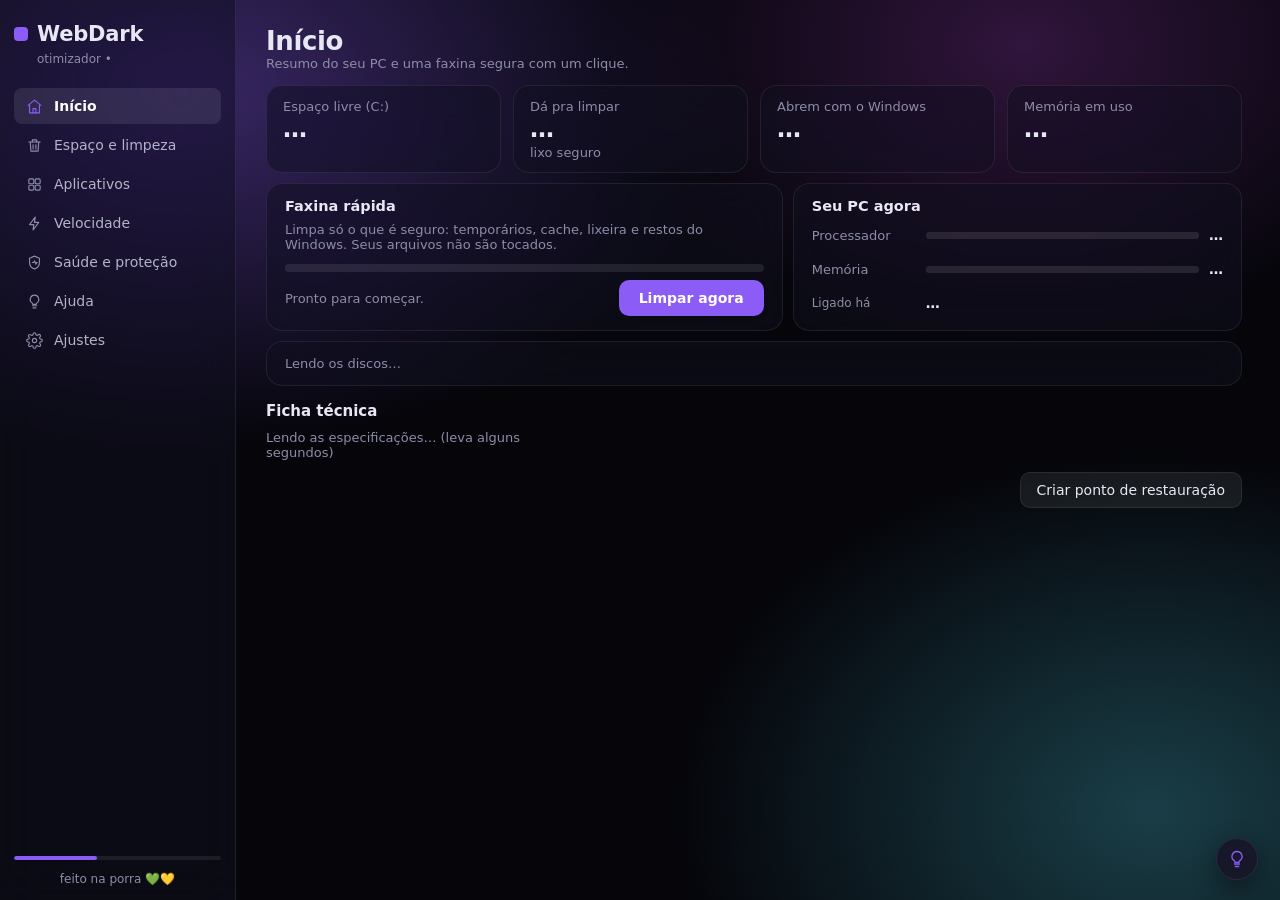
<file: web/index.html>
<!doctype html>
<html lang="pt-BR">
<head>
<meta charset="utf-8">
<meta name="viewport" content="width=device-width, initial-scale=1">
<title>WebDark Otimizador</title>
<link rel="stylesheet" href="theme.css">
<link rel="stylesheet" href="components.css">
</head>
<body>
<div class="app">
  <aside>
    <div class="logo">WebDark</div>
    <div class="sub">otimizador • <span id="ver"></span></div>
    <nav id="nav"></nav>
    <div class="spacer"></div>
    <button class="updside" id="updside" hidden><span></span></button>
    <button class="admincta" id="adminBtn" hidden><b>Reabrir como administrador</b><small>Libera a limpeza completa, os reparos e os ajustes do sistema</small></button>
    <div class="busy" id="busy"><i></i></div>
    <div class="foot">feito na porra 💚💛</div>
  </aside>
  <div class="stage">
    <div class="updbar" id="updbar" hidden></div>
    <main id="main"></main>
  </div>
</div>
<div id="toast"></div>
<div id="modal" class="modal" hidden></div>
<script src="core.js"></script>
<script src="pages.js"></script>
<script src="pages2.js"></script>
<script src="pages3.js"></script>
<script src="pages4.js"></script>
<script src="pages5.js"></script>
<script src="pagesnet.js"></script>
<script src="pagesmem.js"></script>
<script src="pagesgame.js"></script>
<script src="pages6.js"></script>
<script src="pageshelp.js"></script>
<script>boot();</script>
</body>
</html>
</file>
<file: web/theme.css>
/* Variáveis do tema. Tudo que o usuário pode personalizar mora aqui (e na tela Ajustes). */
:root {
  --accent: #8b5cf6; --cyan: #4fd1e6; --blue: #5aa3e0; --violet: #8f71d0; --magenta: #b043d1;
  --ok: #16a34a; --care: #ca8a04; --danger: #dc2626;
  --text: #e8e8f4; --muted: #8d8da8; --line: rgba(255,255,255,.08);
  --glass: rgba(18,18,30,.55); --blurpx: 22px; --glow: 1; --font: 'Segoe UI', system-ui, sans-serif;
  --radius: 16px;
}
* { box-sizing: border-box; }
[hidden] { display: none !important; }       /* sem isto, um botão com display:flex ignora o atributo hidden */
html, body { height: 100%; margin: 0; }
body {
  font-family: var(--font); color: var(--text); overflow: hidden; user-select: none; font-size: 14px;
  background:
    radial-gradient(900px 600px at 15% 10%, color-mix(in srgb, var(--accent) calc(38% * var(--glow)), transparent), transparent 60%),
    radial-gradient(800px 600px at 90% 90%, rgba(79,209,230,calc(.28 * var(--glow))), transparent 60%),
    radial-gradient(700px 500px at 80% 5%, rgba(176,67,209,calc(.25 * var(--glow))), transparent 60%),
    #05050a;
}
.app { display: grid; grid-template-columns: 236px 1fr; height: 100vh; }
aside {
  background: var(--glass); backdrop-filter: blur(var(--blurpx)) saturate(140%);
  border-right: 1px solid var(--line); padding: 22px 14px 14px; display: flex; flex-direction: column; gap: 4px; min-height: 0;
}
.logo {
  font-size: 21px; font-weight: 700; letter-spacing: -.01em; color: var(--text); display: flex; align-items: center; gap: 9px;
}
.logo::before { content: ""; width: 14px; height: 14px; border-radius: 4px; background: var(--accent); flex: none; }
.sub { color: var(--muted); font-size: 12px; margin: 2px 0 18px 23px; }
nav { display: flex; flex-direction: column; gap: 3px; }                 /* sem overflow: o brilho do botão ativo não é cortado em retângulo */
nav button {
  width: 100%; text-align: left; border: 0; background: transparent; color: #b4b4c8; font: inherit; font-size: 14px;
  height: 36px; padding: 0 12px; border-radius: 8px; cursor: pointer; display: flex; gap: 11px; align-items: center;
  transition: background .15s, color .15s;
}
nav button .ico { width: 17px; height: 17px; flex: none; color: #8d8da8; transition: color .15s; }
nav button:hover { background: rgba(255,255,255,.05); color: var(--text); }
nav button.on { background: rgba(255,255,255,.09); color: #fff; font-weight: 600; }
nav button.on .ico { color: var(--accent); }
nav button:focus-visible, .btn:focus-visible, .ghost:focus-visible, .mini:focus-visible, .chip:focus-visible { outline: 2px solid var(--accent); outline-offset: 2px; }
.ico.big { width: 40px; height: 40px; color: var(--accent); }
nav button .soon { margin-left: auto; font-size: 10px; opacity: .55; }
.spacer { flex: 1; }
.foot { color: var(--muted); font-size: 12px; text-align: center; padding-top: 8px; }
.busy { height: 4px; border-radius: 2px; overflow: hidden; background: rgba(255,255,255,.08); opacity: 0; transition: opacity .2s; margin-top: 8px; }
.busy.on { opacity: 1; }
.busy i { display: block; height: 100%; width: 40%; border-radius: 2px; background: var(--accent); animation: slide 1.1s ease-in-out infinite; }
@keyframes slide { 0% { transform: translateX(-100%); } 100% { transform: translateX(260%); } }

.stage { position: relative; display: flex; flex-direction: column; min-width: 0; min-height: 0; height: 100vh; overflow: hidden; }
main { overflow: hidden; display: flex; flex-direction: column; min-width: 0; flex: 1; min-height: 0; }
.page { display: flex; flex-direction: column; padding: 26px 30px 18px; height: 100%; min-height: 0; gap: 14px; animation: in .22s ease; }
@keyframes in { from { opacity: 0; transform: translateY(6px); } to { opacity: 1; transform: none; } }
h1 { margin: 0; font-size: 26px; font-weight: 700; letter-spacing: -.015em; }
h2 { font-size: 15px; font-weight: 600; margin: 8px 0 0; }
::selection { background: color-mix(in srgb, var(--accent) 45%, transparent); color: #fff; }
.muted { color: var(--muted); font-size: 13px; }
::-webkit-scrollbar { width: 12px; }
::-webkit-scrollbar-thumb { background: rgba(255,255,255,.2); border-radius: 8px; border: 3px solid transparent; background-clip: content-box; }
::-webkit-scrollbar-thumb:hover { background: rgba(255,255,255,.4); background-clip: content-box; border: 3px solid transparent; }
</file>
<file: web/components.css>
/* Peças reutilizáveis: cartões, botões, interruptores, selos, lista, janela de confirmação. */
.card { background: var(--glass); backdrop-filter: blur(var(--blurpx)) saturate(140%); border: 1px solid var(--line); border-radius: var(--radius); }
.tiles { display: grid; grid-template-columns: repeat(4, 1fr); gap: 12px; }
.tile { padding: 12px 16px; transition: transform .15s, border-color .15s; }
.tile:hover { transform: translateY(-2px); border-color: color-mix(in srgb, var(--accent) 60%, transparent); }
.tile b { display: block; font-size: clamp(19px, 2.1vw, 24px); margin: 1px 0; white-space: nowrap; }
.tile.warn b { color: #f87171; }
.btn { border: 0; cursor: pointer; font: inherit; font-weight: 600; color: #fff; padding: 10px 20px; border-radius: 10px;
  background: var(--accent); transition: filter .15s, transform .08s; }
.btn:hover { filter: brightness(1.12); }
.btn:active { transform: scale(.98); }
.btn:disabled { opacity: .45; cursor: default; filter: none; transform: none; }
.btn.red { background: #dc2626; }
.ghost { background: rgba(255,255,255,.07); border: 1px solid var(--line); color: var(--text); font: inherit; border-radius: 10px; padding: 9px 16px; cursor: pointer; transition: background .15s; display: inline-flex; align-items: center; gap: 8px; }
.ghost:hover { background: rgba(255,255,255,.13); }
.ghost .ico { width: 15px; height: 15px; }
.ghost.admin { font-size: 12px; margin-bottom: 4px; }
.bar { height: 8px; border-radius: 4px; background: rgba(255,255,255,.09); overflow: hidden; margin: 12px 0 8px; }
.bar i { display: block; height: 100%; width: 0; border-radius: 4px; background: var(--accent); transition: width .12s linear; }

.tools { display: flex; gap: 10px; align-items: center; flex-wrap: wrap; }
.search, select, input[type=text] { background: rgba(255,255,255,.07); border: 1px solid var(--line); border-radius: 12px; padding: 10px 14px;
  color: var(--text); font: inherit; outline: none; user-select: text; }
.search { flex: 1; min-width: 200px; }
.search:focus, select:focus { border-color: var(--accent); box-shadow: 0 0 0 3px color-mix(in srgb, var(--accent) 25%, transparent); }
select option { background: #14141f; color: var(--text); }
.chip { border: 1px solid var(--line); background: rgba(255,255,255,.06); color: #b9b9d0; border-radius: 999px; padding: 7px 15px; cursor: pointer; font: inherit; transition: .15s; }
.chip:hover { background: rgba(255,255,255,.13); color: #fff; }
.chip.on { background: var(--accent); border-color: var(--accent); color: #fff; }
.tabs { display: flex; gap: 22px; border-bottom: 1px solid var(--line); }
.tabs .chip { border: 0; border-radius: 0; background: none; padding: 9px 0 11px; margin-bottom: -1px; color: var(--muted); font-weight: 500;
  border-bottom: 2px solid transparent; transition: color .15s, border-color .15s; }
.tabs .chip:hover { background: none; color: var(--text); }
.tabs .chip.on { background: none; color: var(--text); font-weight: 600; border-bottom-color: var(--accent); }

.list { flex: 1; min-height: 0; overflow-y: auto; padding: 6px; }
.head, .row { display: grid; grid-template-columns: var(--cols, 44px 118px 1fr 100px 170px); align-items: center; gap: 8px; padding: 0 12px; }
.grp { display: flex; align-items: center; gap: 10px; padding: 14px 14px 6px; font-weight: 700; font-size: 14px; }
.grp .cb { flex: none; }
.row.slim { height: 54px; }
.logbox { background: rgba(0,0,0,.35); border: 1px solid var(--line); border-radius: 12px; padding: 10px 14px; font: 12px Consolas, monospace; max-height: 130px; overflow: auto; white-space: pre-wrap; user-select: text; min-height: 38px; color: #c8c8dc; }
.dot { display: inline-block; width: 8px; height: 8px; border-radius: 50%; margin-right: 6px; }
.tag { font-size: 11px; font-weight: 600; padding: 3px 9px; border-radius: 999px; width: max-content; white-space: nowrap; flex: none; }
.tag.off { color: #4ade80; background: rgba(22,163,74,.16); } .tag.keep { color: #93c5fd; background: rgba(37,99,235,.2); } .tag.q { color: #fbbf24; background: rgba(202,138,4,.18); }
.sw.small { transform: scale(.85); transform-origin: left center; }
.meter { height: 6px; border-radius: 3px; background: rgba(255,255,255,.1); overflow: hidden; }
.meter i { display: block; height: 100%; background: var(--accent); transition: width .3s; }
.head { color: var(--muted); font-size: 12px; font-weight: 500; padding: 12px 18px 8px; border-bottom: 1px solid var(--line); }
.row { height: 62px; border-radius: 12px; transition: background .12s; margin: 2px 0; cursor: default; }
.row:hover { background: rgba(255,255,255,.05); }
.row.sel { background: color-mix(in srgb, var(--accent) 18%, transparent); }
.cb { width: 20px; height: 20px; border: 1.8px solid rgba(255,255,255,.35); border-radius: 6px; cursor: pointer; display: grid; place-items: center; transition: .12s; }
.cb:hover { border-color: var(--accent); }
.cb.on { background: var(--accent); border-color: var(--accent); }
.cb.on::after { content: "✓"; font-size: 13px; font-weight: 800; }
.pill { font-size: 11px; font-weight: 700; padding: 4px 11px; border-radius: 999px; width: max-content; border: 1px solid; }
.pill.ok { color: #4ade80; background: rgba(22,163,74,.18); border-color: rgba(22,163,74,.6); }
.pill.care { color: #fbbf24; background: rgba(202,138,4,.18); border-color: rgba(202,138,4,.6); }
.pill.danger { color: #f87171; background: rgba(220,38,38,.18); border-color: rgba(220,38,38,.6); }
.name { font-weight: 600; white-space: nowrap; overflow: hidden; text-overflow: ellipsis; }
.why { color: var(--muted); font-size: 12px; white-space: nowrap; overflow: hidden; text-overflow: ellipsis; }
.size { font-weight: 700; text-align: right; font-variant-numeric: tabular-nums; }
.acts { display: flex; gap: 8px; opacity: 0; transition: opacity .12s; justify-content: flex-end; }
.row:hover .acts, .row.sel .acts { opacity: 1; }
.mini { border: 0; font: inherit; font-size: 13px; color: #fff; cursor: pointer; border-radius: 9px; padding: 7px 13px; background: rgba(255,255,255,.12); transition: .12s; }
.mini:hover { background: rgba(255,255,255,.24); }
.mini.red { background: rgba(220,38,38,.55); }
.mini.red:hover { background: rgba(220,38,38,.9); }
.mini:disabled { opacity: .4; cursor: not-allowed; }
.empty { display: grid; place-items: center; height: 100%; color: var(--muted); text-align: center; padding: 30px; }
.foot-bar { display: flex; align-items: center; gap: 12px; }

.scroll { flex: 1; min-height: 0; overflow-y: auto; padding: 0 8px 72px 0; display: flex; flex-direction: column; gap: 10px; }
.scroll > * { flex: none; }                 /* os blocos não encolhem: a área rola em vez de espremer o conteúdo */
.set { display: flex; align-items: center; gap: 14px; padding: 14px 18px; }
.set .t { flex: 1; }
.set b { font-size: 14px; }
.set .muted { font-size: 12px; }
.sw { width: 46px; height: 26px; border-radius: 13px; background: rgba(255,255,255,.16); position: relative; cursor: pointer; transition: background .18s; flex: none; }
.sw::after { content: ""; position: absolute; top: 3px; left: 3px; width: 20px; height: 20px; border-radius: 50%; background: #fff; transition: transform .2s cubic-bezier(.22,1,.36,1); }
.sw.on { background: var(--accent); }
.sw.on::after { transform: translateX(20px); }
.swatches { display: flex; gap: 10px; align-items: center; }
.swatches i { width: 34px; height: 34px; border-radius: 50%; cursor: pointer; border: 2px solid rgba(255,255,255,.25); transition: transform .12s; }
.swatches i:hover { transform: scale(1.15); }
.swatches i.on { border-color: #fff; box-shadow: 0 0 0 3px rgba(255,255,255,.25); }
input[type=range] { accent-color: var(--accent); width: 220px; }
input[type=color] { width: 40px; height: 34px; border: 1px solid var(--line); border-radius: 10px; background: none; padding: 2px; cursor: pointer; }

#toast { position: fixed; left: 50%; bottom: 36px; transform: translate(-50%, 20px); opacity: 0; pointer-events: none; background: #1c1c2b;
  border: 1px solid var(--line); box-shadow: 0 12px 32px rgba(0,0,0,.45); padding: 11px 18px; border-radius: 10px; transition: .25s; max-width: 70vw; white-space: nowrap; overflow: hidden; text-overflow: ellipsis; z-index: 30; }
#toast.on { opacity: 1; transform: translate(-50%, 0); }
.modal { position: fixed; inset: 0; background: rgba(0,0,0,.55); backdrop-filter: blur(6px); display: grid; place-items: center; z-index: 40; animation: fade .15s; }
.modal[hidden] { display: none; }
@keyframes fade { from { opacity: 0; } to { opacity: 1; } }
.dialog { width: min(520px, 90vw); padding: 24px; background: #14141f; border: 1px solid var(--line); border-radius: 18px; box-shadow: 0 30px 80px rgba(0,0,0,.6); animation: in .18s ease; }
.dialog h3 { margin: 0 0 8px; font-size: 18px; }
.dialog .body { color: #c8c8dc; white-space: pre-line; user-select: text; max-height: 40vh; overflow: auto; }
.dialog .btns { display: flex; justify-content: flex-end; gap: 10px; margin-top: 20px; }
.tabbody { display: flex; flex-direction: column; gap: 14px; flex: 1; min-height: 0; }
.soon-card { padding: 28px; text-align: center; margin: auto; max-width: 520px; }

.cb.off{opacity:.25;pointer-events:none}

/* ---- aviso de atualização, botão de administrador e barras de ferramentas organizadas */
.updside { width: 100%; border: 0; border-radius: 12px; padding: 10px 12px; color: #fff; font: inherit; font-weight: 700; cursor: pointer; margin-bottom: 6px;
  background: var(--accent); }
.updside:hover { filter: brightness(1.12); }
@keyframes pulse { 0%, 100% { box-shadow: 0 0 0 0 color-mix(in srgb, var(--accent) 60%, transparent); } 50% { box-shadow: 0 0 0 7px transparent; } }
.admincta { width: 100%; text-align: left; font: inherit; color: #fff; cursor: pointer; display: flex; flex-direction: column; gap: 3px; padding: 10px 12px; margin-bottom: 4px;
  border-radius: 10px; border: 1px solid rgba(251,191,36,.3); background: rgba(251,191,36,.08); }
.admincta b { font-size: 13px; }
.admincta small { font-size: 11.5px; line-height: 1.35; color: #cfc6ad; }
.admincta:hover { background: rgba(251,191,36,.14); }
.admincta:disabled { opacity: .6; cursor: default; animation: none; }
@keyframes glowy { 0%, 100% { box-shadow: 0 0 0 0 rgba(251,191,36,.45); } 50% { box-shadow: 0 0 14px 1px rgba(251,191,36,.25); } }
.updbar { display: flex; align-items: center; gap: 14px; padding: 11px 26px; color: #fff; text-shadow: 0 1px 3px rgba(0,0,0,.5);
  background: color-mix(in srgb, var(--accent) 30%, #0b0b14); border-bottom: 1px solid var(--line); animation: in .3s ease; }
.updbar[hidden] { display: none; }
.updbar .msg { flex: 1; min-width: 0; }
.updbar .msg b { font-size: 15px; }
.updbar .msg div { font-size: 12px; opacity: .92; white-space: nowrap; overflow: hidden; text-overflow: ellipsis; }
.updbar button { border: 0; border-radius: 10px; padding: 8px 16px; font: inherit; font-weight: 700; cursor: pointer; text-shadow: none; }
.updbar .go { background: #fff; color: #1b1030; }
.updbar .go:disabled { opacity: .65; cursor: default; }
.updbar .later { background: rgba(0,0,0,.3); color: #fff; }
.tabsub { margin-top: -2px; }

.bar2 { display: flex; gap: 12px; align-items: flex-end; flex-wrap: wrap; padding: 14px 16px; }
.fld { display: flex; flex-direction: column; gap: 5px; min-width: 0; }
.fld > label { font-size: 12px; font-weight: 500; color: var(--muted); }
.fld.grow { flex: 1; min-width: 210px; }
.bar2 select, .bar2 .search, .bar2 .btn, .bar2 .ghost { height: 42px; padding-top: 0; padding-bottom: 0; }
.bar2 .search { width: 100%; flex: none; }
.filters { display: flex; align-items: center; gap: 8px; flex-wrap: wrap; }
.filters .legend { color: var(--muted); font-size: 12px; }
.filters .btn { padding: 9px 18px; }
.btn.off, .btn:disabled.quiet { background: rgba(255,255,255,.1); }

/* ---- início: especificações do PC */
.specs { display: grid; grid-template-columns: repeat(auto-fit, minmax(240px, 1fr)); gap: 10px; }
.spec { padding: 10px 14px; display: flex; gap: 12px; align-items: center; min-width: 0; }
.spec > i { font-style: normal; font-size: 22px; flex: none; }
.spec .k { font-size: 12px; font-weight: 500; color: var(--muted); }
.spec .v { font-weight: 600; font-size: 13.5px; line-height: 1.3; overflow: hidden; text-overflow: ellipsis; display: -webkit-box; -webkit-line-clamp: 2; -webkit-box-orient: vertical; }
.spec .s { font-size: 12px; color: var(--muted); }
.drv { display: flex; align-items: center; gap: 12px; padding: 8px 0; }
.drv .n { width: 150px; font-weight: 600; flex: none; }
.drv .meter { flex: 1; height: 8px; }
.drv .meter i.hot { background: #dc2626; }
.drv .u { width: 210px; text-align: right; font-size: 12.5px; color: var(--muted); flex: none; }
.live { display: flex; gap: 14px; }
.live .card { flex: 1; padding: 12px 16px; }
.live b { font-size: 22px; }
.adminnote { display: flex; gap: 14px; align-items: center; padding: 12px 18px; border-color: rgba(251,191,36,.3); background: rgba(251,191,36,.07); }
.adminnote[hidden] { display: none; }
.adminnote .t { flex: 1; }
.adminnote .btn { background: #d97706; white-space: nowrap; }
.choices { display: flex; flex-direction: column; gap: 8px; margin-top: 14px; }
.choice { text-align: left; font: inherit; color: var(--text); cursor: pointer; display: flex; flex-direction: column; gap: 3px; padding: 11px 14px; border-radius: 12px;
  background: rgba(255,255,255,.06); border: 1px solid var(--line); transition: .12s; }
.choice small { color: var(--muted); font-size: 12px; line-height: 1.35; }
.choice:hover { background: rgba(255,255,255,.12); border-color: var(--accent); }
.choice.primary { border-color: color-mix(in srgb, var(--accent) 70%, transparent); background: color-mix(in srgb, var(--accent) 16%, transparent); }
.queue { display: flex; align-items: center; gap: 12px; padding: 12px 18px; border-color: color-mix(in srgb, var(--accent) 60%, transparent); }
.queue[hidden] { display: none; }
/* ---- central de ajuda */
#helpfab { position: absolute; right: 22px; bottom: 20px; z-index: 30; width: 42px; height: 42px; border-radius: 50%; border: 1px solid var(--line); cursor: pointer;
  display: grid; place-items: center; color: var(--accent); background: #17172a; box-shadow: 0 8px 24px rgba(0,0,0,.45); transition: background .15s; }
#helpfab .ico { width: 20px; height: 20px; }
#helpfab:hover { background: #20203a; }
#helpfab.on { background: var(--accent); color: #fff; }
#helppanel { position: absolute; right: 18px; bottom: 78px; top: 70px; width: 340px; z-index: 29; display: flex; flex-direction: column; background: #12121c;
  border: 1px solid var(--line); border-radius: 16px; box-shadow: 0 24px 70px rgba(0,0,0,.6); animation: in .18s ease; }
#helppanel[hidden] { display: none; }
.hp-head { display: flex; align-items: center; justify-content: space-between; padding: 12px 14px; border-bottom: 1px solid var(--line); }
.hp-body { flex: 1; overflow-y: auto; padding: 12px 14px; display: flex; flex-direction: column; gap: 14px; }
.hp-intro { color: var(--muted); font-size: 13px; }
.hp-item b { font-size: 13.5px; }
.hp-item div { font-size: 12.5px; color: #c9c9de; margin: 3px 0 6px; line-height: 1.4; }
.hp-foot { padding: 10px 14px; border-top: 1px solid var(--line); }
.hp-foot .ghost { width: 100%; }
.hint-ring { outline: 3px solid #fbbf24 !important; outline-offset: 4px; border-radius: 12px; animation: ring .9s ease-in-out 4; }
@keyframes ring { 0%, 100% { outline-color: #fbbf24; box-shadow: 0 0 0 0 rgba(251,191,36,.6); } 50% { outline-color: #fde68a; box-shadow: 0 0 22px 6px rgba(251,191,36,.5); } }
#tutor { position: absolute; left: 50%; transform: translateX(-50%); bottom: 20px; z-index: 31; width: min(540px, calc(100% - 140px)); min-width: 320px; padding: 14px 16px;
  background: #12121c; border: 1px solid var(--accent); border-radius: 16px; box-shadow: 0 14px 40px rgba(0,0,0,.55); }
#tutor[hidden] { display: none; }
.tt-head { display: flex; align-items: center; justify-content: space-between; margin-bottom: 8px; }
.tt-title { font-weight: 700; font-size: 15px; }
.tt-text { font-size: 13.5px; color: #c9c9de; margin: 6px 0; line-height: 1.45; }
.tt-do { font-size: 13px; color: #fbbf24; margin-bottom: 4px; }
.tt-acts { display: flex; align-items: center; gap: 8px; margin-top: 10px; }
.tutorcta { display: flex; gap: 14px; align-items: center; padding: 14px 16px; border-color: var(--accent); }
.step { display: flex; gap: 14px; align-items: center; padding: 12px 16px; }
.step .num { flex: none; width: 34px; height: 34px; border-radius: 50%; display: grid; place-items: center; font-weight: 800; background: rgba(255,255,255,.1); }
.step.done { opacity: .6; }
.step.done .num { background: var(--ok); }
.topic { padding: 10px 16px; }
.topic summary { cursor: pointer; font-weight: 600; padding: 2px 0; }
/* ---- início compacto */
.homegrid { display: grid; grid-template-columns: 1.15fr 1fr; gap: 10px; }
@media (max-width: 1120px) { .homegrid { grid-template-columns: 1fr; } }
.homegrid .card { padding: 14px 18px; display: flex; flex-direction: column; gap: 8px; min-width: 0; }
.homegrid .card > b { font-size: 14.5px; }
.faxina .bar { margin: 4px 0 0; }
.faxina-row { display: flex; align-items: center; gap: 12px; }
.faxina-row .muted { flex: 1; min-width: 0; white-space: nowrap; overflow: hidden; text-overflow: ellipsis; }
.metric { display: grid; grid-template-columns: 104px 1fr auto; align-items: center; gap: 10px; min-height: 26px; }
.metric .meter { height: 7px; }
.metric b { font-size: 14px; }
.metric > span { white-space: nowrap; }
.metric.up { grid-template-columns: 104px auto 1fr; }
.metric.up .muted { font-size: 12px; overflow: hidden; text-overflow: ellipsis; }
.histrow { display: flex; align-items: center; gap: 14px; padding-top: 2px; }
.histrow .muted { flex: 1; padding: 0 6px; }
.specs { grid-template-columns: repeat(auto-fill, minmax(250px, 1fr)); }
h2 { margin: 6px 0 0; }.page > .bar2, .page > .tabs, .page > .filters, .page > .tools, .tabbody > .bar2, .tabbody > .tabs, .tabbody > .filters, .tabbody > .tools,
.tabbody > .tabsub, .tabbody > .legend, .tabbody > .queue, .tabbody > .muted { flex: none; }
/* ---- aba Jogos: um painel por grupo, linhas separadas por fio, cor só no ponto de status */
.gc-head { display: flex; align-items: flex-start; justify-content: space-between; gap: 16px; flex: none; }
.gc-lead { margin: 2px 0 4px; font-size: 16px; font-weight: 600; color: var(--text); }
.gc-list { padding: 0 18px; }
.gc-row { display: grid; grid-template-columns: 10px 1fr auto; gap: 14px; align-items: start; padding: 15px 0; }
.gc-row + .gc-row { border-top: 1px solid var(--line); }
.gc-dot { width: 8px; height: 8px; border-radius: 50%; margin-top: 6px; }
.gc-txt b { font-size: 14px; }
.gc-txt .muted { margin-top: 3px; line-height: 1.45; max-width: 72ch; }
.gc-acts { display: flex; gap: 8px; flex-wrap: wrap; justify-content: flex-end; max-width: 320px; }
.gc-acts .btn, .gc-acts .ghost { padding: 8px 14px; font-size: 13px; white-space: nowrap; }
.autonote { display: flex; gap: 14px; align-items: center; padding: 14px 18px; background: rgba(255,255,255,.035); }
.autonote .t { flex: 1; }
.diag { display: flex; gap: 10px; align-items: baseline; padding: 3px 6px; }
.diag .gc-dot { flex: none; margin-top: 0; transform: translateY(-1px); }
.mini.icon { padding: 5px; display: grid; place-items: center; }
.mini.icon .ico { width: 16px; height: 16px; }
</file>
